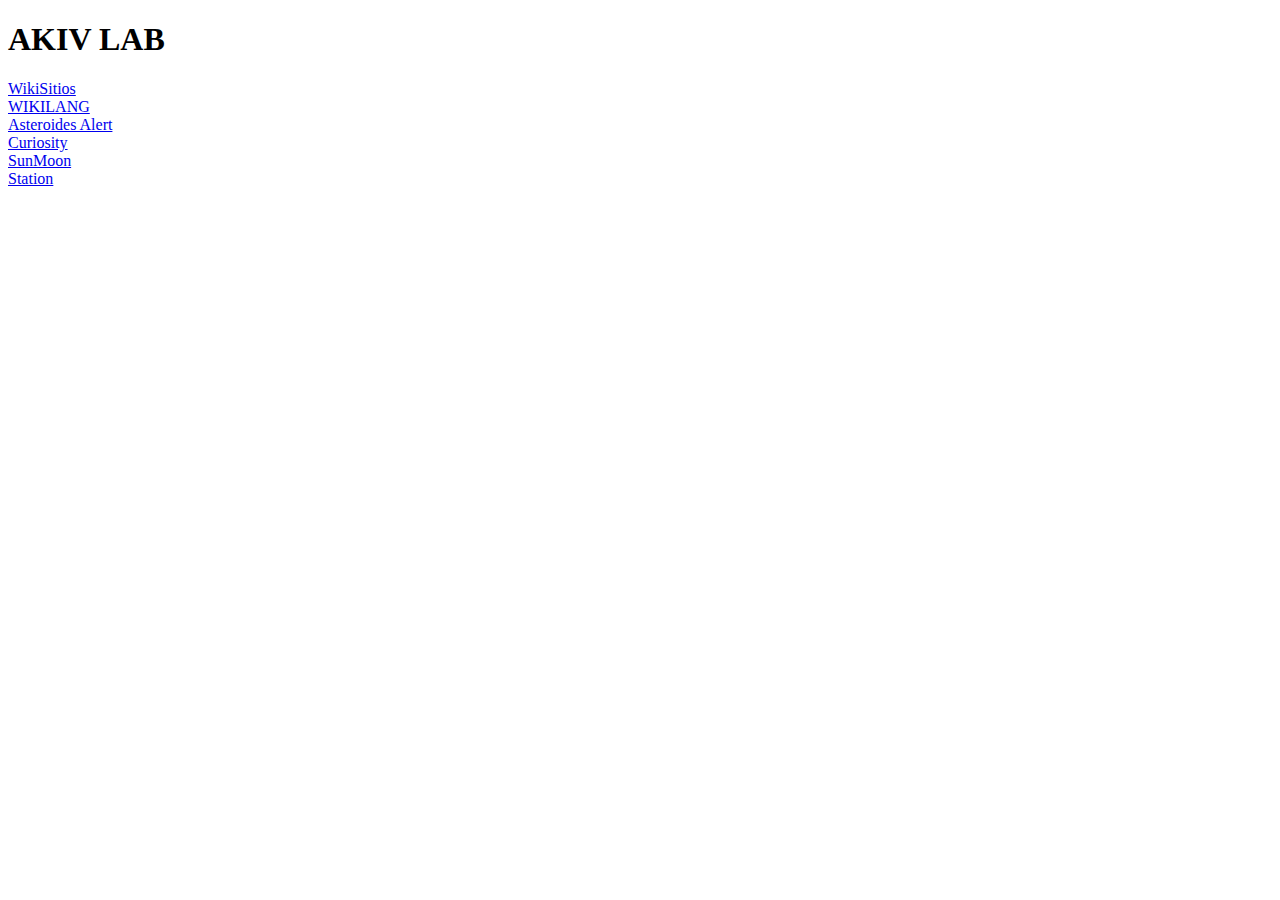
<file: index.html>
<!DOCTYPE html>
<html lang="en" dir="ltr">
	<head>
		<title>Wiki-Lang</title>
		<meta charset="utf-8" />
		<meta http-equiv="Cache-Control" content="no-cache, no-store, must-revalidate" />
		<link rel="icon" sizes="192x192" href="iconos/icon128.png">
		<script src="jquery-3.5.1.js"></script>
		<meta name="viewport" content="width=device-width, initial-scale=1" />
	</head>
	<body">
		<h1>AKIV LAB</h1>
		<div><a href="WikiSitios/index.html">WikiSitios</a> </div>
        <div><a href="WikiLang/index.html">WIKILANG</a> </div>
		<div><a href="Asteroides/asteroides.html">Asteroides Alert</a> </div>
		<div><a href="Curiosity/curiosityMars.html">Curiosity</a> </div>
		<div><a href="SunMoon/SunMoon.html">SunMoon</a> </div>
		<div><a href="Station/Station.html">Station</a> </div>	
    </body>
</html>
</file>
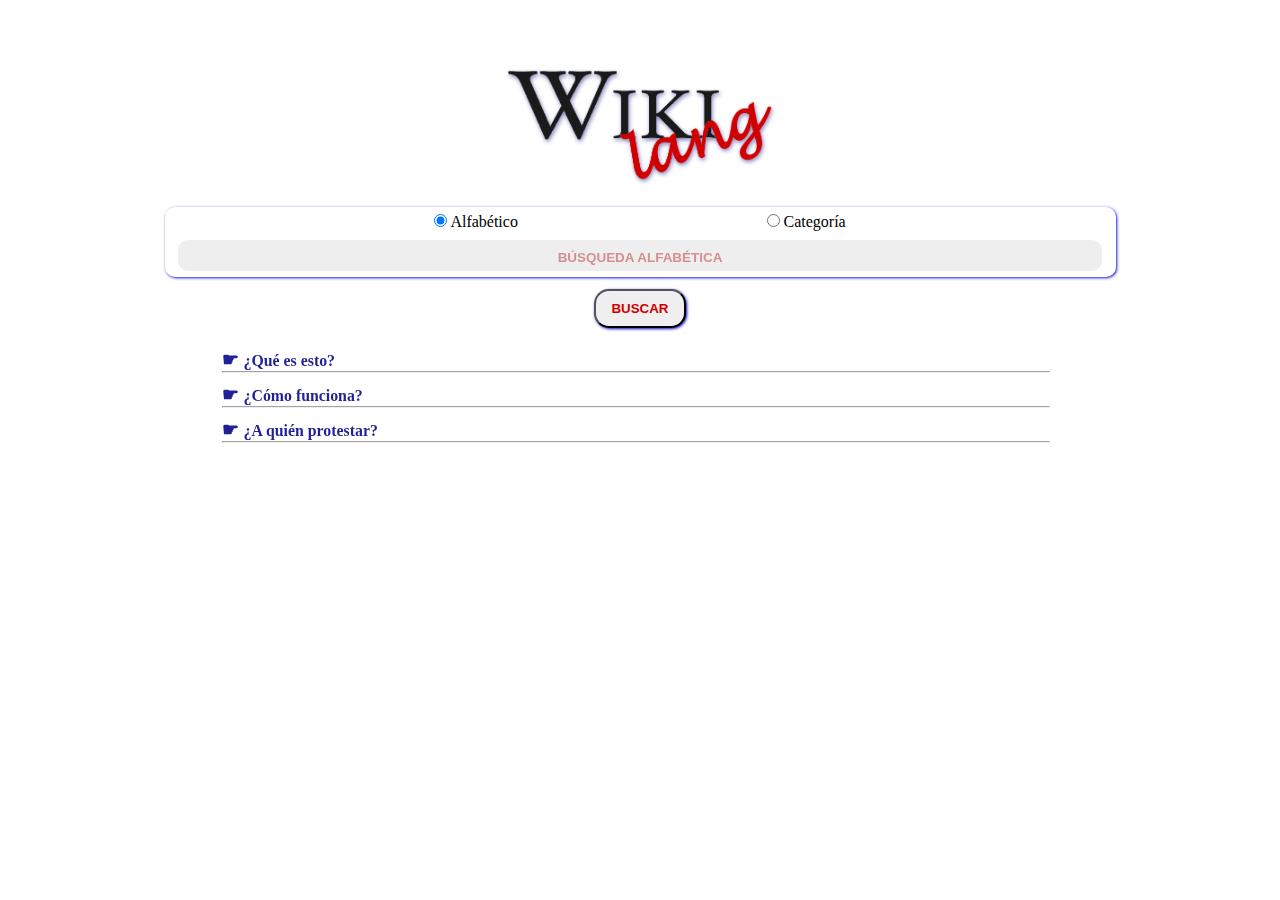
<file: WikiLang/index.html>
<!DOCTYPE html>
<html lang="en" dir="ltr">
	<head>
		<title>Wiki-Lang</title>
		<meta charset="utf-8" />
		<link rel="icon" sizes="192x192" href="iconos/icon128.png">
        <link rel="stylesheet" href="wikilang.css" />
		<script src="../jquery-3.5.1.js"></script>
		<script type="text/javascript" src="lanzarwiki.js"></script>
		<script type="text/javascript" src="lanzarwikiCat.js"></script>
		<script type="text/javascript" src="contador.js"></script>
		<meta name="viewport" content="width=device-width, initial-scale=1" />
	</head>
	<body>
        <div id="cajaExtension">
			<div id="cartelExtension">
				<img src="iconos/wikiLetrero.png" id="wikiLetrero" />
			</div>
			<form id="inputEntrada">
				<input type="text" id="alfabetico" placeholder="BÚSQUEDA ALFABÉTICA" title="Introduzca un texto para iniciar una búsqueda por orden alfabético" autocomplete="off"/>
				<div id="radioDiv">
					<span><input type="radio" id="radioAlfa" name="tipoBusqueda" value="alfa" checked>
					  <label for="alfa">Alfabético</label></span>
					  <span><input type="radio" id="radioCateg" name="tipoBusqueda" value="categ">
					  <label for="categ">Categoría</label></span>
				</div>
			</form>
			<button type="button" onclick="clickLanzar()" id="lanzar">BUSCAR</button>
			
			<div class="panelEntrada">
			
			
				<div id="acercaDe" class="textos acercaDe">
					<div class="cabTexto" ><span id="queEs">&#9755;</span>¿Qué es esto?</div>
					<p class="pTextos queEs"><big style="color: rgb(195, 0,0)">Wiki-Lang</big> es una ayuda para encontrar artículos de la Wikipedia en inglés que puedan
					necesitar una traducción al español. </p>
					<p class="pTextos queEs"><big style="color: rgb(195, 0,0)">Wiki-Lang</big> busca en la Wikipedia en inglés artículos que contengan enlaces a varios
					 idiomas diferentes pero ninguno a español por lo que es seleccionado como artículo candidato para ser traducido.</p>
						<hr>
				</div>

				<div id="" class="textos textoInstr">
					<p class="cabTexto" ><span id="instrucc">&#9755;</span>¿Cómo funciona?</p>
					<p class="pTextos instrucc" style="width: 100%; font-size: 1em; color: rgb(195,0,0); text-align: center;">Búsqueda alfabética</p>
					<p class="pTextos instrucc">Introduzca cualquier letra, palabra o frase y pulse "BUSCAR" para iniciar una búsqueda
					 por orden alfabético a partir del texto introducido.</p>
					<p class="pTextos instrucc">Si deja el formulario en blanco la búsqueda se iniciará a partir de un
					artículo aleatorio.</p>
					<p class="pTextos instrucc">SUGERENCIAS: <br> 
					Pruebe con nombres de pila como <b>"Paul", "James", "Charles"</b>... O con palabras que engloben algún rasgo común como <b>"King", "Church", "Queen of", "Battle of"</b> ...</p>
					<p class="pTextos instrucc" style="width: 100%; font-size: 1em; color: rgb(195,0,0); text-align: center;">Búsqueda por categoría</p>
					<p class="pTextos instrucc">Introduzca el nombre de una categoría escrita tal y como aparece en la Wikipedia en Inglés.<br>
					<p class="pTextos instrucc">EJEMPLOS: <br>
					<b>"British historical novelists", "English inventors"</b>...</p>
				</p>
				<hr>
				</div>

				<div id="" class="textos textoDesarr">
						<p class="cabTexto" ><span id="desarr">&#9755;</span>¿A quién protestar?</p>
						<p class="pTextos desarr"> Los datos se extraen a través de la <a href="https://www.mediawiki.org/wiki/API:Main_page" target="_blank" style="text-decoration: none; color: rgb(195, 0,0)">API de Wikipedia</a>  y el desarrollo lo hizo <a href="mailto:akivhch@gmail.com" style="text-decoration: none; color: rgb(195, 0,0)">Iñaki &#9993;</a></p>
				<hr>
				</div>
			</div>
		</div>
			
			<div id="caja" >
				<div id="cajaLetrero">
				 <div id="cartelLetrero"><img src="iconos/wikiLetrero.png" id="wikiLetrero"></div> 
				  <div id="letrero"></div>
				  <div id="botonesLetrero">
				  	<div id="volver" class="botonVolverRebusca" onclick="location.replace('index.html')" title="Volver"><img src="iconos/iconVolver.png" id="imgVolver"></div>
				  	<div id="nuevaBusqueda" class="botonVolverRebusca" onclick="nuevaBusqueda()" title="Pulsa para continuar búsqueda"><img src="iconos/iconMasDatos.png" id="imgNuevaBusqueda"></div>
					  <div id="nuevaBusquedaFin" class="botonVolverRebusca"  title="No hay más artículos" style="opacity: 0.8" hidden><img src="iconos/iconMasDatos.png" id="imgNuevaBusquedaFin"><span style="width: 105px; position:absolute; left: -25px; top: 5px; font-size: 0.7em; font-weight: bold; color: rgb(170, 10, 10); cursor: not-allowed;">No hay más artículos en esta categoría</span></div>
				</div>
				</div>
				<div id="listaPaginas"></div>
			  </div>
	<div id="contador">
    	<div class="website-counter" id="webCount"></div>
    	<button id="reset" hidden>Reset</button>
	</div>
    </body>
	<script>
		$("input").change(
			function(){
				console.log("On change ",$(":checked").val())
				if($(":checked").val() == "categ"){
					$("#nuevaBusqueda").attr("onclick", "nuevaBusquedaCat()")
					$("#alfabetico").attr({
						placeholder: "BÚSQUEDA POR CATEGORÍA",
						title: "Introduzca una categoría de la Wikipedia en inglés"
					})
				}else{
					$("#nuevaBusqueda").attr("onclick", "nuevaBusqueda()")
					$("#alfabetico").attr({
						placeholder: "BÚSQUEDA ALFABÉTICA", 
						title: "Introduzca un texto para iniciar una búsqueda por orden alfabético"
					})
				}
			}
		)
		
		function clickLanzar(){
			console.log($(":checked").val())
			response= $("#alfabetico").val()
			if($(":checked").val() == "categ"){
				
				if(response == ""){
					alert("Introduzca el nombre de una categoría de la Wikipedia en inglés")
				}else{
					lanzarWikiCat(response)
				}
				
			}else{
				lanzarWiki(response)
			}
			console.log(response)
		}
		$(".cabTexto span").click(function(e){
			console.log("DKDK", e.target.id)
			$("."+e.target.id).toggle(600)
		})
	</script>

    </html>
</file>
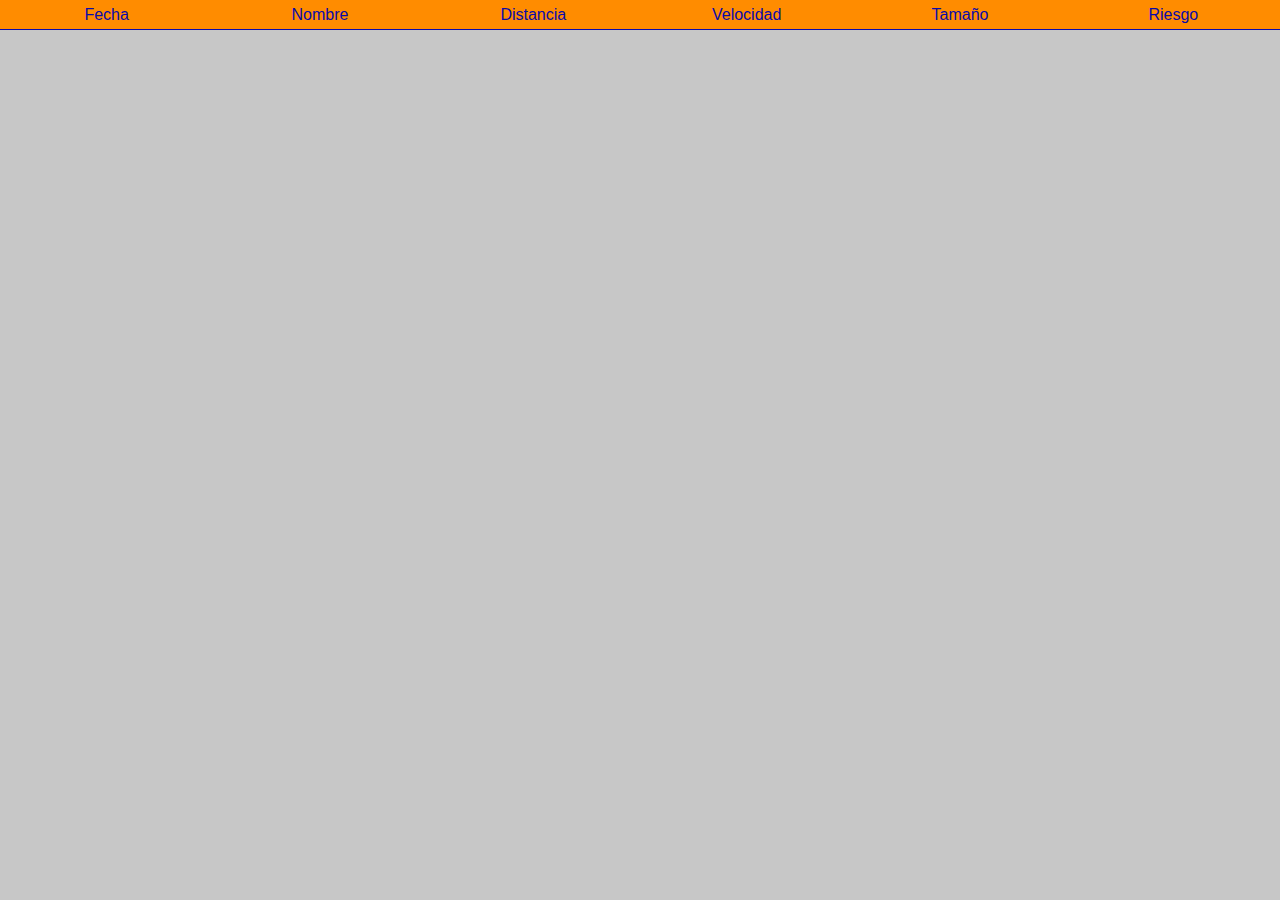
<file: Asteroides/asteroides.html>
<!DOCTYPE html>
<html lang="en" dir="ltr">
  <head>
  <title>Asteroides</title>
    <meta charset="utf-8">
<meta name="viewport" content="width=device-width, initial-scale=1">
<link rel="stylesheet" href="asteroides.css">
<link rel="icon" sizes="192x192" href="iconos/icon.png">
<script src="../jquery-3.5.1.js"></script>
<script src="asteroides.js"></script>
  </head>
	<body  onload="lanzarAsteroides()">

	<div id="caja">
		<div id="cabeceraDatos">
			<span class="styleCab">Fecha</span>
			<span class="styleCab">Nombre</span>
			<span class="styleCab">Distancia</span>
			<span class="styleCab">Velocidad</span>
			<span class="styleCab">Tamaño</span>
			<span class="styleCab">Riesgo</span>
		</div>
		<div id="listaAsteroides"></div>
	</div>
	</body>
 </html>
</file>
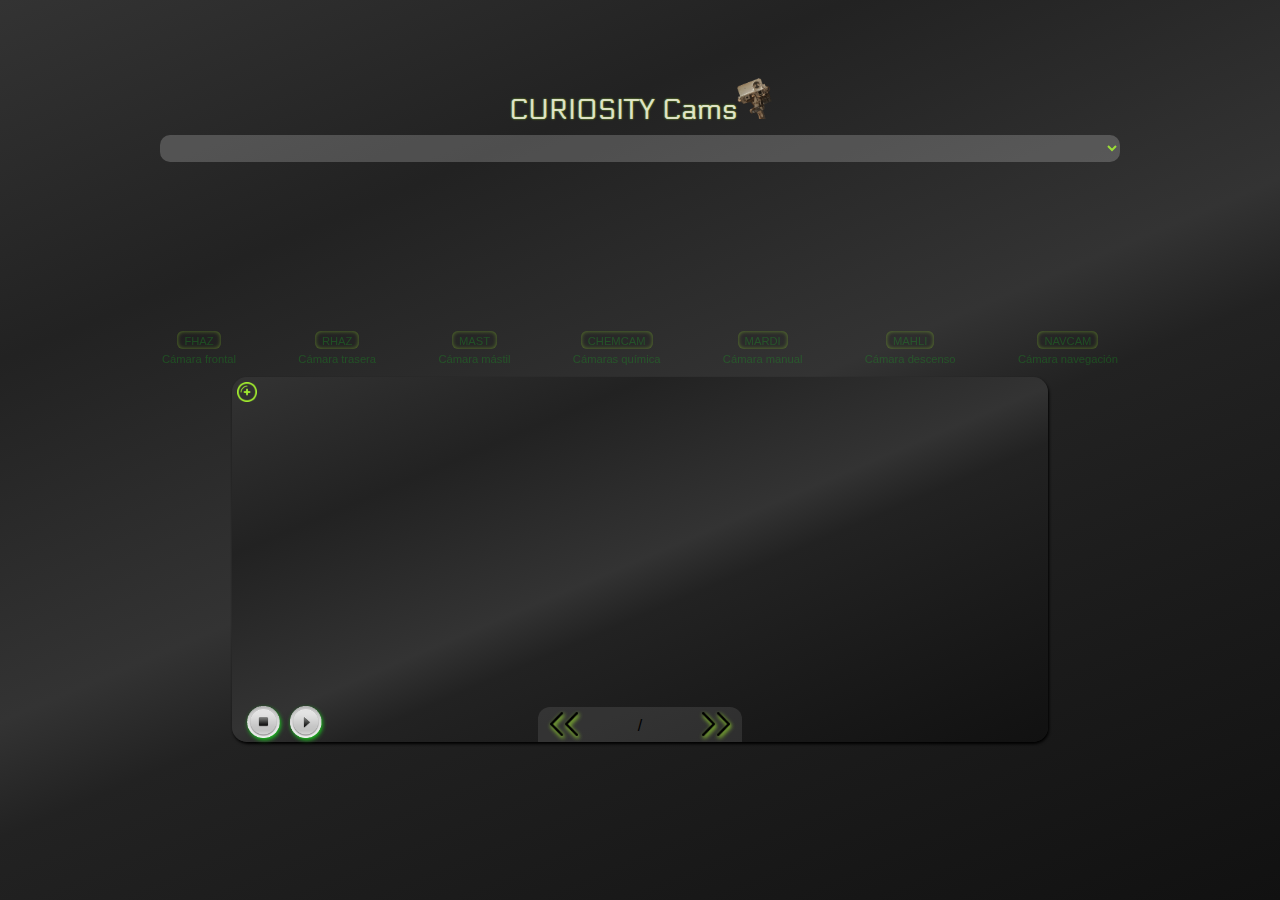
<file: Curiosity/curiosityMars.html>
<!DOCTYPE html>
<html lang="en" dir="ltr">

  <head>
    <title>Imágenes Curiosity Mars</title>
    <meta charset="utf-8">
    <meta name="viewport" content="width=device-width, initial-scale=1">
    <meta http-equiv="Cache-Control" content="no-cache, no-store, must-revalidate" />
    <link rel="stylesheet" href="marte.css">
    <link rel="stylesheet" href="queryMarte.css">
    <link href="https://fonts.googleapis.com/css2?family=Electrolize&display=swap" rel="stylesheet">
    <link href="https://fonts.googleapis.com/css2?family=Orbitron:wght@600&display=swap" rel="stylesheet">
    <link rel="icon" sizes="192x192" href="iconos/iconMars.png">
    <script src="../jquery-3.5.1.js"></script>
    <script src="contentMarte.js"></script>
  </head>

  <body onload="curiosityLaunch()">
    <div id="datos" hidden></div>

    <div id="cajaMarte">
      <div id="divCabecera">
      <div id="titulo"><span class="linkTitulo">CURIOSITY Cams<img class="linkTitulo" src="iconos/iconCam2.png" width="35px"></span>
        
      </div>
      <div id="cabListaFechas"></div>

      <!--<div id="nombreCam"></div>-->
      <!--SELECT de archivo-->
      <select id="fechasID" name="fechas"></select>
    </div>
      <!-- SLIDESHOW-->
      <div class="pantallaControl">
      
        <div id="cajaBotones">
          <!--<span id='ping' hidden><img id='imgBall' src='iconos/pingGreen.png' width='11px'></span>-->
          <div class="bloqueBoton">
            <button id="FHAZ" class="botonCamara" title="Cámara frontal para prevención de riesgos"
              disabled>FHAZ</button>
            <span class="nombreCamOculto" id="FHAZnombre">Cámara frontal</span>
          </div>
          <div class="bloqueBoton">
            <button id="RHAZ" class="botonCamara" title="Cámara trasera para prevención de riesgos"
              disabled>RHAZ</button>
            <span class="nombreCamOculto" id="RHAZnombre">Cámara trasera</span>
          </div>
          <div class="bloqueBoton">
            <button id="MAST" class="botonCamara" title="Cámara del mástil" disabled>MAST</button>
            <span class="nombreCamOculto" id="MASTnombre">Cámara mástil</span>
          </div>
          <div class="bloqueBoton">
            <button id="CHEMCAM" class="botonCamara" title="Conjunto de cámaras para química" disabled>CHEMCAM</button>
            <span class="nombreCamOculto" id="CHEMCAMnombre">Cámaras química</span>
          </div>
          <div class="bloqueBoton">
            <button id="MARDI" class="botonCamara" title="Cámara manual" disabled>MARDI</button>
            <span class="nombreCamOculto" id="MARDInombre">Cámara manual</span>
          </div>
          <div class="bloqueBoton">
            <button id="MAHLI" class="botonCamara" title="Cámara de descenso" disabled>MAHLI</button>
            <span class="nombreCamOculto" id="MAHLInombre">Cámara descenso</span>
          </div>
          <div class="bloqueBoton">
            <button id="NAVCAM" class="botonCamara" title="Cámara de navegación" disabled>NAVCAM</button>
            <span class="nombreCamOculto" id="NAVCAMnombre">Cámara navegación</span>
          </div>
        </div>
        <!-- Full-width images with number text -->
        <div id="slidesContainer">
          <div class="caption-container">
            
            <span id='botonCerrarMovie' class="videoBoton" title="Parar animación"><img src="iconos/iconMovieStopNegro.png" id="imgStop"
                style="width: 100%"></span>
            <span id="botonMovie" class="videoBoton" title="Iniciar animación"><img src="iconos/iconMoviePlayNegro.png" id="imgPlay"
                style="width: 100%"></span>
          </div>
          <div class="slides"></div>

          <div id="slidesMovie" hidden></div>
          <span class="caption">
            <a id="prev" class="flechas"><img src="iconos/iconPrev.png" style="width: 100%"></a>
            <input type="number" id="primer" class="inputNumero" min="1" size="3" name="quantity">
            /
            <input type="number" id="ultimo" class="inputNumero" size="3" name="quantity">
            <a id="next" class="flechas"><img src="iconos/iconNext.png" style="width: 100%"></a>
          </span>
          <!-- Target button -->
          <a id="target" title="Zoom"><img src="iconos/iconZoom.png" style="width: 100%"></a>
          
        </div>

        <div class="container">
      
          <!-- Thumbnail images -->
          <div class="row" id="galeria" style="background: var(--backgroundPrincipal)">
          </div>
  
  
        </div>

      </div>
      <!-- Image text -->
      <!-- Container for the image gallery -->
     

    </div>

  </body>

</html>
</file>
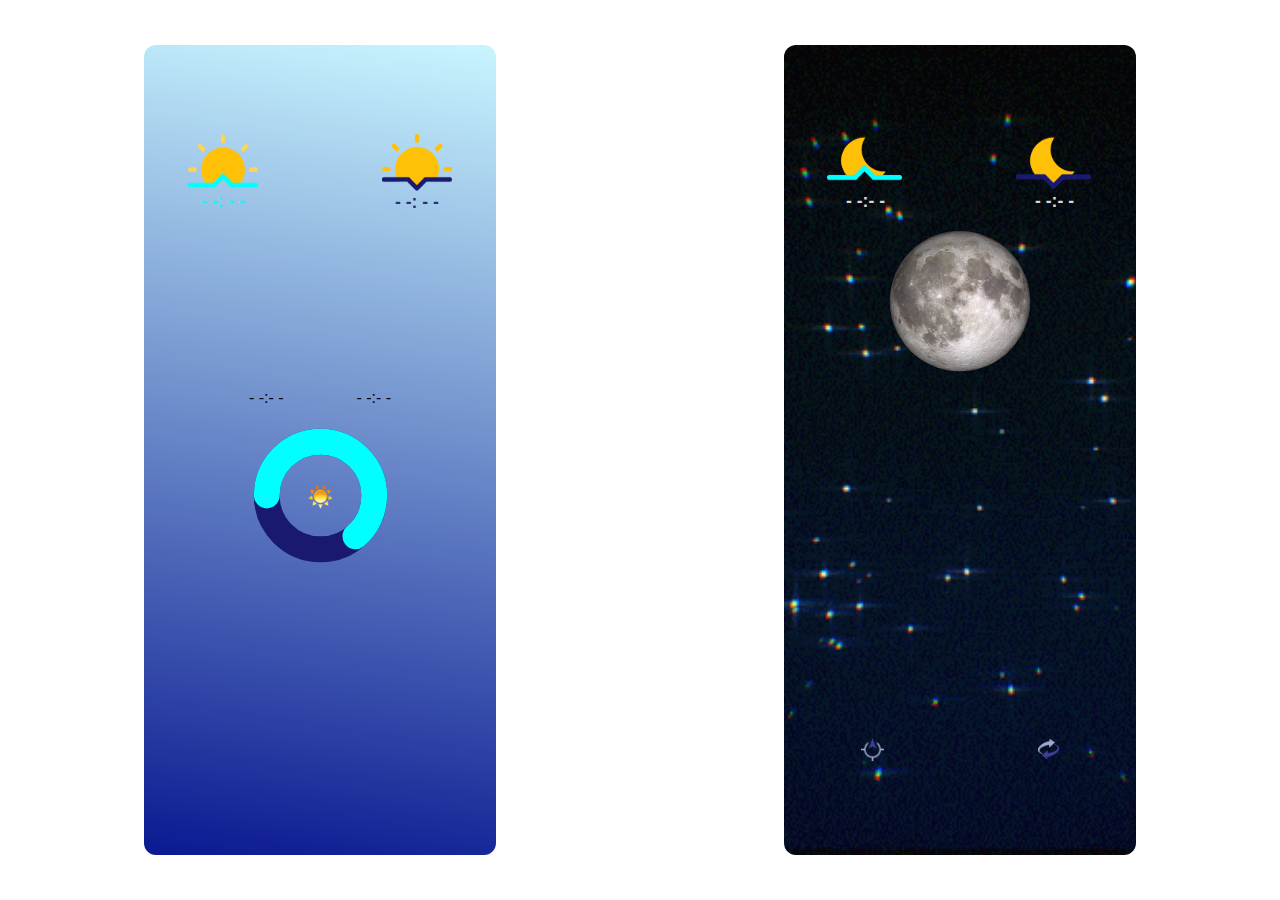
<file: SunMoon/SunMoon.html>
<!DOCTYPE html>
<html lang="en" dir="ltr">
  <head>
  <title>Station</title>
    <meta charset="utf-8">
	
<meta name="viewport" content="width=device-width, initial-scale=1">
<link rel="stylesheet" href="sunDisc.css">
<link rel="stylesheet" href="moonPhases.css">
<link rel="stylesheet" href="querys.css">
<!--<link rel="stylesheet" href="stationMoon.css">-->
<link rel="icon" sizes="192x192" href="iconos/iconSun.png">
<script src="../jquery-3.5.1.js"></script>
<script src="sunDisc.js"></script>
<script src="../crono.js"></script>
<script src="../fases.js"></script>
<script src="../setUbicacion.js"></script>
<script src="moonPhases.js"></script>
  </head>
  	
	<body>
		<div id="hiddenDiv" hidden></div>
		<span id="fechaActual"></span>
		<div id="horaActual"></div>
		<div id="ciudad"></div>
		<div class="backgroundCajas" id="backSol">
	<div id="cajaSolar" class="cajas">
	<div class="solarFlex">
		<div class="amanecerAnochecer"><img src="iconos/iconAmanecer.png" style="width: 100%;"><span id="amanecer"> - -: - -</span></div>
		<div class="amanecerAnochecer"><img src="iconos/iconAnochecer.png" style="width: 100%;"><span id="anochecer"> - -: - -</span></div>
    </div> 
		<div class="base-timer">
				<div class="cronoSolar">
				<span class="cronoDescuento" id="hastaElAmanecer">- -:- -</span>
				<span class="cronoDescuento" id="hastaElAnochecer">- -:- -</span>
				</div>
				
				
			<!--<span id="sunrise" class="riseSet" ></span>
			<span id='sunset' class="riseSet" style="right: 0;"></span></span>

			<div id="duracionDia" class="duracion" hidden></div>
			<div id="duracionNoche" class="duracion" hidden></div>-->
			<svg class="base-timer__svg" viewBox="0 0 100 100" xmlns="http://www.w3.org/2000/svg">
			
			  <g class="base-timer__circle">
				<circle class="base-timer__path-elapsed" cx="50" cy="50" r="25" />
				<path fill="none" id="curvaTextSup"
        		d="
				M 27, 27
           		A 20 20 0 1 1 73,73
				 " />
				 <path fill="none" id="curvaTextInf"
        		d="
				M 23, 23
           		A 20 20 0 1 0 76,76
				 " />
				<path
				  id="base-timer-path-remaining"
				  stroke-dasharray="100 155"
				  class="base-timer__path-remaining ${remainingPathColor}"
				  d="
					 M 50, 50
					m -25, 0
					a 25,25 0 1,1 50,0
					a 25,25 0 1,1 -50,0
				  "
				   
				>
				</path>
				 <path
				  id="base-timer-path-remaining2"
				  stroke-dasharray="80 155"
				  class="base-timer__path-remaining2 ${remainingPathColor}"
				  d="
					M 50, 50
					m -25, 0
					a 25,25 0 1,1 50,0
					a 25,25 0 1,1 -50,0
				  "
				  
				  <!--xlink:href="#smallRise"-->
				> 
				</path>
				
				<!---->
				<image id="imgSun" href="iconos/iconSun.png" height="11" width="12"  x="44" y="44"></image>
			  </g>
			  <text id="textSVGSup">
				<textPath id="textSVGAmanecer" xlink:href="#curvaTextSup">
					
				</textPath>	
				</text>
				<text id="textSVGInf">
					<textPath id="textSVGAnochecer" xlink:href="#curvaTextInf">
						
					</textPath>	
					</text>
			</svg>
				<!--<span class="flechitas">
					<span id="flechitaIz" hidden>&#10146;</span>
					<span id="flechitaDe" >&#10146;</span>
				</span>-->
			  <span id="reloj"></span>
			</span>
		  </div>
		  <div id="semanaSolar" class="semanas"></div>
	</div>
</div>
	<div class="backgroundCajas" id="backLuna">
	<div id="cajaLunar" class="cajas">
		<div id="displayDatos">
		  <div id="RiseSet">
			<div id="moonRise" class="riseSet"><img src="iconos/iconMoonRise.png" style="width:100%; margin-right: 2px;"><span>- -:- -</span></div>
			<div id="moonSet" class="riseSet"><img src="iconos/iconMoonSet.png" style="width:100%; margin-right: 2px;"><span>- -:- -</span></div>
		  </div>
		  <div id="datosLuna"></div>
		  
		  <div id="imgLuna">
			<span id="azimuth" hidden></span>
			<img id="setImgLuna" src="fasesLunaIcons/lunaFase15.png"/>
		  </div>
		</div>
		<div id="semanaLunar" class="semanas"></div>
		<div class="divToolTip">
		 
		<div class="tooltip" id="toolDirection">
		  <img src="iconos/iconDirection.png" width="23px" />
		  <span class="tooltiptext" id="textToolSalida" style="right: -80px">Click para ver punto de salida</span>
		</div>
		
		<div class="tooltip" id="toolRotation">
		  <img src="iconos/iconRotation.png" width="21px" />
		 <span class="tooltiptext" id="textToolRotacion">Click para ver rotación</span>
		</div>

		</div>
	  </div>
	</div>
    </body>
</html>
</file>
<file: WikiLang/wikilang.css>
* {
    box-sizing: border-box;
	margin:0;
}
html{
    width: 100%;
    height: 100%;
}
body{
    width: 100%;
    height: 100%;
    margin: 0;
}
#cajaExtension{
    position: absolute;
    width: 100%;
    top: 7%;
    display: flex;
    flex-direction: column;
    align-items: center;
    padding: 6px;
    z-index: 99;
}
#cartelExtension{
    width: 21%;
}
#wikiLetrero{
    width: 100%;
    filter: drop-shadow(1px 2px 2px rgb(130, 130, 190));
}
form{
    width: 75%;
    height: 70px;
    display: flex;
    flex-direction: column-reverse;
    align-items: center;
    justify-content: space-between;
    box-shadow: 1px 1px 3px rgb(20 20 210);
    border-radius: 10px;
    margin: 20px 0px 12px 0px; 
    text-align: center;
    padding: 6px 4px 6px 4px;
}

/*input{
    width: 100%;
    border: none;
    font-size: 1.3em;
    border-radius: 10px;
    padding: 5px;
    box-shadow: 1px 1px 3px rgb(20 20 210);
    text-align: center;
}*/

#radioDiv{
    width: 70%;
    display: flex;
    align-items: center;
    justify-content: space-around;
}
#alfabetico{
    width: 98%;
    height: 31px;
    text-align: center;
    border: none;
    font-size: 1.4em;
    font-weight: bold;
    color: rgb(185, 10, 10);
    border-radius: 10px;
    background: rgb(200,200,200, 0.3);
}
input::placeholder{
    font-size: 0.6em;
    opacity: 0.6;
    color: rgb(185, 10, 10, 0.7);
}
#lanzar{
    padding: 10px 15px 10px 15px;
    border-radius: 15px;
    box-shadow: 1px 1px 3px rgb(5 5 195);
    text-align: center;
    color: rgb(210,0,0);
    cursor: pointer;
    font-weight: bold;
}
#lanzar:hover{
    box-shadow: 2px 3px 4px rgb(75, 75, 250) ;
}
.panelEntrada{
    width: 66%;
    max-height: 250px;
    display: flex;
    flex-direction: column;
    margin-top: 20px;
    overflow: auto;
}
.panelEntrada::-webkit-scrollbar  {
    width: 4px;
     background: rgb(210, 210, 250);
  }
.panelEntrada::-webkit-scrollbar-thumb {
    background: rgb(120,120,235); 
  }
.boton{
    width: 45%;
    padding: 2px; 
    text-align: center;
    border-radius: 5px;
    z-index: 99;
    box-shadow: 1px 1px 3px rgb(10, 10, 230);
    color: rgb(210,0,0, 0.9);
    font-weight: bold;
    opacity: 0.9;
    cursor: pointer;
}
.botonInstrucciones{
    float: left;
}
.botonAcercaDe{
    float: right;
}

/*.panelBotones:hover{
    height: 120px;
}
.botonInstrucciones:hover + .textoInstr {
    display: inline;
    opacity: 1;
    height: 100%;
    
}
.botonAcercaDe:hover + .acercaDe {
    display: block;
    opacity: 1;
    height: 100%;
}*/

.textos{
    width: 99%;
    margin-bottom: 10px;
    font-size: 0.9em;
    text-align: justify;
    color: rgb(10,10,140);
    opacity: 0.9;
}
.cabTexto{
    width: 100%;
    font-size: 1.1em;
    font-weight: bold;
}
.cabTexto span{
    cursor: pointer;
    font-size: 1.2em;
    margin-right: 5px;
}
.pTextos{
    padding: 2px 1px 2px 1px;
    display: none;
}
/*.textoInstr{
    opacity: 0;
    height: 0px;
    
}
.acercaDe{
   
    opacity: 0;
    height: 0px;
}*/
.politicaPrivacidad{
    font-size: 0.9em; 
    color: rgb(195, 0,0); 
    text-align: center; 
    margin-top: 5px;
    cursor: pointer;
}

/*    Pantalla RESULTADOS   */
#caja{
    width: 100%;
    height: 100%;
    display: flex;
    align-items: center;
    opacity: 0;
}
#cajaLetrero{
    width: 33%;
    height: 510px;
    display: flex;
    flex-direction: column;
    align-items: center;
    justify-content: space-between;
}
#letrero{
    width: 85%;
    display: flex;
    flex-direction: column;
    align-items: center;
}
#cartelLetrero{
    width: 35%;
}
#wikiLetrero{
    width: 100%;
    filter: drop-shadow(1px 2px 2px rgb(130, 130, 190));
}
.datosLetrero{
    font-size: 1.3em;
    width: 95%;
    min-height: 25px;
    font-weight: bold;
    text-align: center;
    padding: 3px;
    color: rgb(10 10 205);
    box-shadow: 0px 1px 3px rgb(30 30 95);
    border-radius: 5px;
    margin-top: 4px;
}
#letreroContador{
    width: 90%;
    display: flex;
    align-items: center;
    justify-content: space-evenly;
}
.contador1{
    display: flex;
    flex-direction: column;
    align-items: center;
    font-size: 0.9em;
}
#listaPaginas{
    width: 65%;
    max-height: 555px;
    display: flex;
    flex-direction: column;
    overflow: auto;
    box-shadow: -1px 1px 3px rgb(120, 120, 125);
}
#listaPaginas::-webkit-scrollbar  {
    width: 4px;
     background: rgb(205, 205, 245);
  }
  #listaPaginas::-webkit-scrollbar-thumb {
    background: rgb(110,110,180); 
  }
#paginaEnLista{
    position: relative;
    width: 100%;
    display: flex;
    flex-direction: column;
    padding: 6px 0px 6px 12px;
    box-shadow: 0px 1px 4px inset rgb(165 165 200);
}
.articuloEnLista{
    width: 60%;
    font-size: 1.3em;
}
.hideText{
    width: 95%;
    background: rgb(245, 245, 250, 0.2);
    padding: 3px 2px 2px 5px;
    margin: 5px 0px 2px 0px;
    border-radius: 5px;
    box-shadow: 1px 1px 3px inset;
    
}
#idiomasEnLista{
    width: 90%;
    font-size: 0.8em;
}
#idiomasEnLista a{
    margin-right: 3px;
}
.botonVolverRebusca{
    width: 35px;
    position: relative;
}
@keyframes masDatos{
    from{filter: drop-shadow(-1px 2px 2px rgb(80,80,100));}
    to{filter: drop-shadow(-1px 2px 2px rgb(80,190,80));}
}
#imgNuevaBusqueda{
    width: 100%;
    filter: drop-shadow(-1px 2px 2px rgb(80,80,100));
    cursor: pointer;
    animation-name: masDatos;
    animation-duration: 0.3s;
    animation-iteration-count: infinite;
}
#imgNuevaBusquedaFin{
    width: 100%;
    filter: drop-shadow(-1px 2px 2px rgb(80,80,100));
    opacity: 0.7;
    cursor: not-allowed;
}
#imgVolver{
    width: 100%;
    filter: drop-shadow(-1px 2px 2px rgb(80,80,100));
    cursor: pointer;
}

#botonesLetrero{
    width: 100%;
    display: flex;
    align-items: center;
    justify-content: space-around;
}
#imgNuevaBusqueda:hover{
    filter:drop-shadow(1px 2px 4px rgb(100,100,140))
}
#imgNuevaBusqueda:active{
    filter:drop-shadow(1px 1px 2px rgb(10,10,40))
}

#contador{
    position: absolute;
    top: 0px;
    left: 0px;
    color: rgb(255,255,255);
}



/* ///////// \\\\\\\\\\\\\\
   MEDIA QUERYS    
   ///////////////*/
   @media only screen and (max-width: 600px) {
    #caja{
        flex-direction: column;
    }

   #cajaLetrero{
        width: 100%;
        height: auto;
        padding: 10px 0px 10px 0px;
   }
   #cartelLetrero{
       width: 27%;
   }
   #letrero{
       width: 95%;
   }
   .datosLetrero{
       font-size: 1em;
   }
   #botonesLetrero{
       justify-content: space-evenly;
   }
   #nuevaBusqueda{
       width: 30px;
       margin-top: 7px;
   }
   #listaPaginas{
       width: 96%;
   }
   .articuloEnLista{
       width: 100%;
       margin-bottom: 4px;
       font-size: 1.2em;
       font-weight: bold;
   }
}
</file>
<file: Asteroides/asteroides.css>
* {
    box-sizing: border-box;
}

html,
body {
    margin: 0;
	font-family: sans-serif;
	background: rgb(199,199,199);
}
#listaAsteroides{
	display: flex;
	flex-direction: column;
	margin-top: 35px;
}
#cabeceraDatos{
	width: 100%;
	height: 30px;
	position: fixed;
	top: 0;
	display: flex;
	align-items: center;
	justify-content: space-around;
	border-bottom: 1px solid;
    background: rgb(255 140 0);
    color: rgb(10, 10, 170);
}
.styleCab{
	width: 100%;
	text-align: center;
}
.asteroideClass{
	display: flex;
	align-items: center;
	justify-content: space-around;
	background-color: rgb(70,70,70, 0.7);
	color: rgb(199,199,199);
}
.datosAst{
	width: 100%;
	text-align: center;
}
#nombreAsteroide{
	text-align: center;
}
</file>
<file: Curiosity/marte.css>
* {
  box-sizing: border-box;
}
:root{
	--backgroundPrincipal: linear-gradient(157deg, #333, #222, #333 50%, #222 58%, #111);
	--boxShadow:  0px -5px 4px rgba(0, 0, 0, 0.5) inset,
    15px 15px 20px rgba(0, 0, 0, 0.25) inset;
	--colorContraste: rgb(255, 250, 240, 0.8);
}
html{
  height: 100%;
  margin: 0;
}
body {
 height: 100%;
  margin: 0;
	background: var(--backgroundPrincipal);
	font-family: sans-serif;
}
#cajaMarte{
  width: 100%;
  height: 100%;
	display: flex;
  flex-direction: column;
  align-items: center;
  justify-content: space-around;
}
#divCabecera{
  width: 100%;
  display: flex;
  flex-direction: column;
  align-items: center;
}
#titulo{
  width: 75%;
	display: flex;
	justify-content: center;
	align-items: center;
  column-gap: 15px;
	color: var(--colorContraste);
	font-size: 1.8em;
	text-align: center;
	font-family: 'Electrolize', sans-serif;
	text-shadow: 0px 0px 2px rgb(173, 255, 47, 0.7);
}
#cabListaFechas{
  width: 75%;
  text-align: center;
  color: rgb(173, 255, 47, 0.8);
}
.pantallaControl{
  width: 75%;
  display: flex;
  flex-direction: column;
  align-items: center;
  row-gap: 10px;
}
#cajaBotones{
  width: 100%;
	position: relative;
	display: flex;
  justify-content: space-between;
  padding: 2px;
}
@keyframes pingBall {
  /*from {left: 0px; top: 0px}
  to {left: 305px; top: 20px}*/
  0% {left: 1%; bottom: 1px;}
  /*20% {left: 40px; bottom: 10px;}
  25% {left: 70px; bottom: 0px;}
  30% {left: 100px; bottom: 10px;}
  35% {left: 125px; bottom: 0px;}
  40% {left: 145px; bottom: 10px;}
  45% {left: 165px; bottom: 0px;}*/
  50% {left: 92%; bottom: 1px;}
  /*55% {left: 205px; bottom: 0px;}
  60% {left: 210px; bottom: 10px;}
  65% {left: 225px; bottom: 0px;}
  70% {left: 250px; bottom: 10px;}
  80% {left: 280px; bottom: 5px;}*/
  100% {left: 1%; bottom: 1px;}
}
#ping{
	position: absolute;
	width: 140px;
	height: 14px;
	bottom: -36px;
  left: 27px;
	box-shadow: inset 1px 0px 4px 1px rgb(30 140 20);
	border-radius: 10px;
}
#imgBall{
	position: absolute;
	left: 0;
	animation-name: pingBall;
	animation-duration: 1s;
	animation-iteration-count: infinite;
}
.bloqueBoton{
  display: flex;
  flex-direction: column;
  align-items: center;
  row-gap: 4px;
}
.botonCamara{
	color: rgb(15, 205, 30,0.6);
  background: rgb(10,10,10,0.3);
  border-radius: 6px;
  padding: 4px 7px 2px 7px;
  box-shadow: 0px 0px 4px inset greenyellow;
  text-align: center;
  opacity: 0.4;
  border: none;
  font-size: 0.7em;
}
#nombreCam{
	color: rgb(200, 40, 40);
	padding: 6px 0px 7px 0px;
	text-align: center;
}
.nombreCamOculto{
  width: 100%;
  text-align: center;
  font-size: 0.7em;
  color: rgb(15, 205, 30,0.6);
  opacity: 0.4;
}


#slidesContainer{
  position: relative;
  width: 85%;
  min-height: 365px;
  max-height: 365px;
  display: flex;
  align-items: center;
  justify-content: space-around;
  background: var(--backgroundPrincipal);
  border-radius: 15px;
  box-shadow: 1px 2px 3px;
}

/* Hide the images by default */
.slides {
  width: 80%;
  max-width: 365px;
	display: flex;
}
.caption{
  position: absolute;
  width: 25%;
  bottom: 0px;
  display: flex;
  align-items: center;
  justify-content: space-around;
  background: rgb(250,250,250, 0.1);
  padding: 5px 8px 2px 8px;
  border-radius: 12px 12px 0px 0px;
}
.inputNumero{
	width: 45px;
	height: 20px;
	text-align: center;
  border: none;
  background: none;
  color: rgb(90, 40, 40);
  text-shadow: 1px 1px 2px rgb(135, 250, 135);
  font-weight: bold;
}
#slidesMovie{
	position: absolute;
	top: 0;
	width: 80%;
	max-width: 380px;
  min-width: 380px;
	background: var(--backgroundPrincipal);
}
.videoBoton{
  width: 49%;
	cursor: pointer;
  filter: drop-shadow(1px 2px 2px rgb(25, 199, 30))
}
.videoBoton:hover{
  filter: drop-shadow(1px 2px 2px rgb(199, 25, 30))
}
/*#botonMovie{
	width: 49%;
	cursor: pointer;
}
#botonCerrarMovie{
	width: 49%;
  cursor: pointer;
}*/
#contMovie{
	position: absolute;
	top: 7px;
	left: 5px;
	color: rgb(173, 255, 47, 0.5);
}
#fechasID{
  width: 75%;
  color: rgb(173, 255, 47, 0.8);
  margin:8px 0px 12px 0px;
  padding: 5px;
  border: none;
  border-radius: 10px;
  background: rgb(255,255,255, 0.2);
  text-align: center;
  outline: none;
}
.listaFechas{
  font-size: 1.1em;
}
select{
	background: rgb(15,15,15, 0.7);
}
/* Add a pointer when hovering over the thumbnail images */
.cursor {
  cursor: pointer;
}
#target{
	color: rgb(173, 255, 47, 0.5);
  width: 20px;
  position: absolute;
  top: 5px;
  left: 5px;
  cursor: pointer;
  opacity: 0.9;
}

/* Next & previous buttons */
.flechas{
  width: 15%;
  cursor: pointer;
  filter: drop-shadow(1px 2px 2px rgb(173, 255, 47));
}

/* Position the "next button" to the right
#next {

}
 */
/* On hover, add a black background color with a little bit see-through */
#titulo:hover,
#target:hover{
	color: rgb(173,255,47, 0.9);
	font-weight:bold;
}
#prev:hover,
#next:hover {
  color: rgb(173,255,47, 0.5);
}

/* Number text (1/3 etc) */
.numbertext {
  color: rgb(173,255,47, 0.8);
  font-size: 12px;
  margin-bottom: 4px;
  padding: 1px 6px 1px 6px;
}

/* Position the image container (needed to position the left and right arrows) */
.container {
  width: 75%;
  height: 70px;
  position: relative;
  display: flex;
  align-items: center;
  justify-content: space-between;
}

/* Container for image text */
.caption-container {
  position: absolute;
  width: 11%;
  max-width: 75px;
  left: 15px;
  bottom: 0px;
	display: flex;
  justify-content: center;
  align-items: center;
  column-gap: 10px;
  border-radius: 12px;
  /*background: rgb(35, 35, 35);
  box-shadow: 2px 1px 3px;
  padding: 8px 5px 5px 6px;
  transform: rotate(90deg);*/
}
.row{
	display: flex;
  align-items: center;
	overflow-x: auto;
  overflow-y: hidden;
}
#indexThumb{
	position: absolute;
    bottom: 0;
    right: 0;
    color: rgb(173, 255, 47, 0.9);
    background: rgb(10, 40, 10, 0.7);
    border-radius: 2px;
    padding: 1px 3px 1px 3px;
    font-size: 0.9em;
}
/*.row:after {
  content: "";
  display: table;
  clear: both;
}*/

/* Six columns side by side */
.column {
	position: relative;
  min-width: 50px;
  max-width: 50px;
  max-height: 50px;
  z-index: 999999999;
  margin-right: 2px;
  cursor: pointer;
}

#datosImagen{
	position: relative;
	background: var(--backgroundPrincipal);
	color: greenyellow;
    padding: 0px 5px 0px 5px;
	text-align: center;
	box-shadow: var(--boxShadow);
	border-top: 1px inset rgb(250, 10, 15, 0.6);
}
#aviso{
	position: absolute;
	background: var(--backgroundPrincipal);
}
.cajaDato{
	color: var(--colorContraste);
    box-shadow: 1px 2px 3px inset rgb(173, 255, 47);
    border-radius: 3px;
	padding: 5px 3px 3px 3px;
	font-family: 'Orbitron', cursive;
}
/* Add a transparency effect for thumnbail images */
.efect {
  opacity: 0.6;
}

.active,
.efect:hover {
  opacity: 1;
}
::-webkit-scrollbar {
  width: 10px;
  height: 8px;
}
::-webkit-scrollbar-track {
  background: var(--backgroundPrincipal); 
}
::-webkit-scrollbar-thumb {
  background: rgb(173,255,47, 0.1); 
}

/* Handle on hover */
::-webkit-scrollbar-thumb:hover {
  background: #555; 
}
</file>
<file: Curiosity/queryMarte.css>
@media only screen and (max-width: 600px) {
    #titulo{
        font-size: 1.2em;
    }
    #fechasID{
        margin: 2px 0px;
    }
    .pantallaControl{
        width: 100%;
    }
    #cajaBotones{
        width: 93%;
        flex-wrap: wrap;
        row-gap: 4px;
    }
    .container{
        width: 90%;
    }
    .caption-container{
        width: 40%;
        top: 5px;
        left: auto;
        align-items: baseline;
    }
    .caption{
        width: 55%;
    }
    #slidesContainer{
        position: relative;
    }
    .flechas{
        transform: rotate(0deg);
    }
    #botonMovie{
        transform: rotate(0deg);
    }
    #botonCerrarMovie{
        transform: rotate(0deg);
    }
    #target{
        top: 3px;
        left: 0px;
        right: auto;
    }
  }
</file>
<file: SunMoon/sunDisc.css>
* {
    box-sizing: border-box;
}

html{
    width: 100%;
    height: 100%;
}
body {
    width: 100%;
    height: 100%;
    margin: 0;
    display: flex;
    align-items: center;
    justify-content: space-around;
    font-family: sans-serif;
}
#ciudad{
    width: 100%;
    position: absolute;
    top: 65px;
    text-align: center;
    font-size: 1.5em;
}

.base-timer{
    height: 205px;
    position: relative;
    /*background: linear-gradient(9deg, rgb(10,25,145), rgb(200,245,255));
    box-shadow: -1px 0px 3px inset rgb(25 75 95);*/
}
.base-timer__svg {
    width:  215px;
}
#imgSun{
	transform: rotate(-90deg);
    transform-origin: center;
}
#riseSetCab{
    width: 100%;
    position: absolute;
    display: flex;
    justify-content: space-around;
}
/*.riseSet{
    width: 25%;
    height: 45px;
    position: absolute;
    top: 40%;
    display: flex;
    flex-direction: column;
    align-items: center;
    font-size: 1.3em;
    overflow-x: auto;
    overflow: hidden;
}
@keyframes RiseSet{
    0%{bottom: -30px; opacity: 0.4;}
    80%{bottom: 0px; opacity: 1;}
    100%{bottom: 65px; opacity: 1;}
}
.riseSetIcon{
    width: 40px;
    position: absolute;
    bottom: -30px;
    animation-name: RiseSet;
    animation-duration: 3s;
    animation-iteration-count: infinite;
}
.textoRiseSet{
    position: absolute;
    bottom: 6px;
}*/
.duracion{
    position: absolute;
}
#horaActual{
    width: 100%;
    position: absolute;
    top: 90px;
    text-align: center;
}
#fechaActual{
    width: 100%;
	position: absolute;
    top: 35px;
	font-size: 0.8em;
	text-align: center;
}
#reloj{
	position: absolute;
    display: flex;
    flex-direction: column;
    align-items: center;
	font-size: 1.1em;
}
/*@keyframes flechitaNoche{
    from{transform: rotateZ(195deg); opacity: 1;}
    to{transform: rotateZ(355deg); opacity: 0;}
}
@keyframes flechitaDia{
    from{transform: rotateZ(0deg); opacity: 1;}
    to{transform: rotateZ(180deg); opacity: 0;}
}

.flechitas{
    width: 30%;
    position: absolute;
    top: 46%;
    left: 89px;
    display: flex;
    justify-content: space-between;
    font-size: 15px;
    animation-name: flechitaDia;
    animation-duration: 4s;
    animation-iteration-count: infinite;
    animation-delay: 2s;
    opacity: 0;
}
#flechitaIz{
    
}
#flechitaDe{
    transform: rotateZ(270deg);
}
#oclock{
	animation-name: iluminacion;
	animation-duration: 1s;
	animation-iteration-count: infinite;
}

@keyframes iluminacion {
  0%   {color: rgb(0,245,255, 0.3);}
  20%  {color: rgb(0,245,255, 0.5);}
  50%  {color: rgb(25,25,112, 0.5);}
  80% {color: rgb(25,25,112, 0.9);}
  100% {color: rgb(25,25,112, 0.3);}
}*/

/* Removes SVG styling that would hide the time label */

.cajas{
    width: 55%;
    height: 90%;
    display: flex;
    flex-direction: column;
    align-items: center;
    justify-content: space-around;
    border-radius: 12px;
}
.backgroundCajas{
    width: 50%;
    height: 100%;
    display: flex;
    align-items: center;
    justify-content: center;
}
#cajaSolar{
    background: linear-gradient(9deg, rgb(10,25,145), rgb(200,245,255));
}
.solarFlex{
    width: 75%;
    display: flex;
    justify-content: space-between;
}
.amanecerAnochecer{
    width: 70px;
    display: flex;
    flex-direction: column;
    align-items: center;
    font-size: 1.1em;
    font-weight: bold;
}
#amanecer{
    color: rgb(0,255,255, 0.9);
}
#anochecer{
    color: rgb(25,25,112, 0.9);
}
.cronoSolar{
    width: 100%;
    height: 20px;
    position: absolute;
    display: flex;
    justify-content: space-around;
    align-items: center;
}
.cronoDescuento{
    width: 50%;
    text-align: center;
}
.mascara {
    fill: lightseagreen;
}

.base-timer__circle {
    fill: none;
    stroke: none;
   transform-origin: center;
    transform: rotate(-90deg);
}
#curvaTextSup{
    transform: rotate(45deg);
    transform-origin: center; 
}
#textSVGSup{
    transform: rotate(310deg);
    transform-origin: center;
    font-size: 0.5em;
}
#textSVGInf{
    transform: rotate(269deg);
    transform-origin: center;
    font-size: 0.5em;
}

/* The SVG path that displays the timer's progress */

.base-timer__path-elapsed {
    fill: none;
    stroke-width: 12px;
    stroke: midnightblue;
   /* stroke-opacity: 0.5;*/
   transform: rotate(-90deg);
    transform-origin: center;
}

.base-timer__label {
    position: absolute;
    /* Size should match the parent container */
    width: 100%;
    height: 100%;
    /* Keep the label aligned to the top */
    top: 0;
    /* Create a flexible box that centers content vertically and horizontally */
    display: flex;
    align-items: center;
    justify-content: center;
    color: honeydew;
}

.base-timer__path-remaining {
    stroke-width: 12px;
    stroke-linecap: round;
    stroke: cyan;
     /*Makes sure the animation starts at the top of the circle */
   transform-origin: center;
transform: rotate(90deg);
    /* One second aligns with the speed of the countdown timer 
  transition: 1s linear all;*/
    /* Allows the ring to change color when the color value updates */
}

.base-timer__path-remaining2 {
    stroke-width: 12px;
    /*stroke: paleturquoise;*/
    stroke-opacity: 0.2;
    stroke-linecap: round;
	transform: rotate(90deg);
    transform-origin: center;
}
.semanas{
    width: 90%;
    max-height: 220px;
    display: flex;
    flex-direction: column;
    align-items: center;
    overflow-y: auto;
    overflow-x: hidden;
}
.semanas::-webkit-scrollbar{
    width: 5px;
}
.semanas::-webkit-scrollbar-track{
    background: rgb(10,20,115, 0.2);
}
.semanas::-webkit-scrollbar-thumb{
    background: rgb(255, 255, 255, 0.8);
}
.blockSemanal{
    width: 100%;
    display: flex;
    align-items: center;
    justify-content: space-around;
    padding: 4px 0px 2px 0px;
}
.amaneceAnoche{
    width: 30%;
    display: flex;
    flex-direction: column;
    align-items: center;
}
.centroSemanal{
    width: 40%;
}
.diaSemanal{
    font-size: 0.8em;
    text-align: center;
}
</file>
<file: SunMoon/moonPhases.css>
#cajaLunar{
    background-image: url("iconos/nightBackground.gif");
    background-size: cover;
    background-repeat: no-repeat;
}
#displayDatos{
    width: 75%;
    display: flex;
    flex-direction: column;
    align-items: center;
}
#RiseSet{
    width: 100%;
    display: flex;
    justify-content: space-between;
}
.riseSet{
    width: 75px;
    display: flex;
    flex-direction: column;
    align-items: center;
    font-size: 1.1em;
    font-weight: bold;
    color: rgb(215, 215, 215);
}
#datosLuna{
    width: 100%;
    display: flex;
    flex-direction: column;
    align-items: center;
    color: rgb(205, 205, 205);
    margin: 7px 0px;
    font-size: 0.8em;
}
#imgLuna{
    position: relative;
    width: 150px;
    height: 150px;
}
#setImgLuna{
    width: 100%;
}

#azimuth{
    position: absolute;
    width: 100%;
	height: 60px;
    top: 45px;
    display: flex;
    flex-direction: column;
	align-items: center;
    color: rgb(50, 245, 50, 0.8);/*rgb(90, 90, 250, 0.7);*/
    text-shadow: 1px 2px 2px rgb(15, 15, 30);
}

/*#semanaLunar{
    height: 220px;
    display: flex;
    flex-direction: column;
    overflow-y: auto;
    overflow-x: hidden;
}*/
#filaLunar{
    width: 100%;
    display: flex;
    align-items: center;
    justify-content: space-around;
    margin-bottom: 5px;
    color: rgb(205, 205, 205);
    font-size: 0.9em;
}
.filaTexto{
    display: flex;
}
.diaSemana{
    width: 30%;
    display: flex;
    flex-direction: column;
    align-items: center;
}

/*
 ** TOOLTIPS **
*/
.divToolTip{
    width: 100%;
    position: relative;
    display: flex;
    align-items: center;
    justify-content: space-around;
}
.tooltip{
	color: rgb(123, 149, 175, 0.9);
    font-size: 16px;
	cursor:pointer;
	opacity: 0.8;
}
  
  .tooltiptext {
	visibility: hidden;
	width: 75px;
	background-color: rgb(15,15,25, 0.9);
	color: rgb(205, 215, 230);
	text-align: center;
	border-radius: 6px;
	box-shadow: 1px 1px 3px rgb(233, 255, 137);
	padding: 4px 2px 4px 2px;
	position: absolute;
    top: -4px;
    right: 30px;
	z-index: 1;
	font-size: 10px;
  }
  
.tooltiptext::after {
	content: "";
	position: absolute;
	/*top: 50%;
	margin-top: -5px;*/
  }
  
  .tooltip:hover #textToolSalida {
	visibility: visible; 
	transition-delay: 0.7s;
  }
  .tooltip:hover .tooltiptext#textToolRotacion {
	visibility: visible; 
	transition-delay: 0.7s;
  }
  #toolRotation:hover{
	transform: rotateY(360deg);
	transition-duration: 0.6s;
  }
  #toolDirection:hover{
	transform: rotateY(360deg);
	transition-duration: 0.6s;
  }
</file>
<file: SunMoon/querys.css>
@media only screen and (max-width: 600px) {
    body{
        display: inline;
    }
    #fechaActual{
        top: 1px;
        left: 10px;
        text-align: inherit;
    }
    #horaActual{
        top: 6px;
    }
    #ciudad{
        top: 1px;
        right: 4px;
        text-align: end;
    }
    .backgroundCajas{
        width: 100%;
    }
    .cajas{
        width: 90%;
    }

}
</file>
